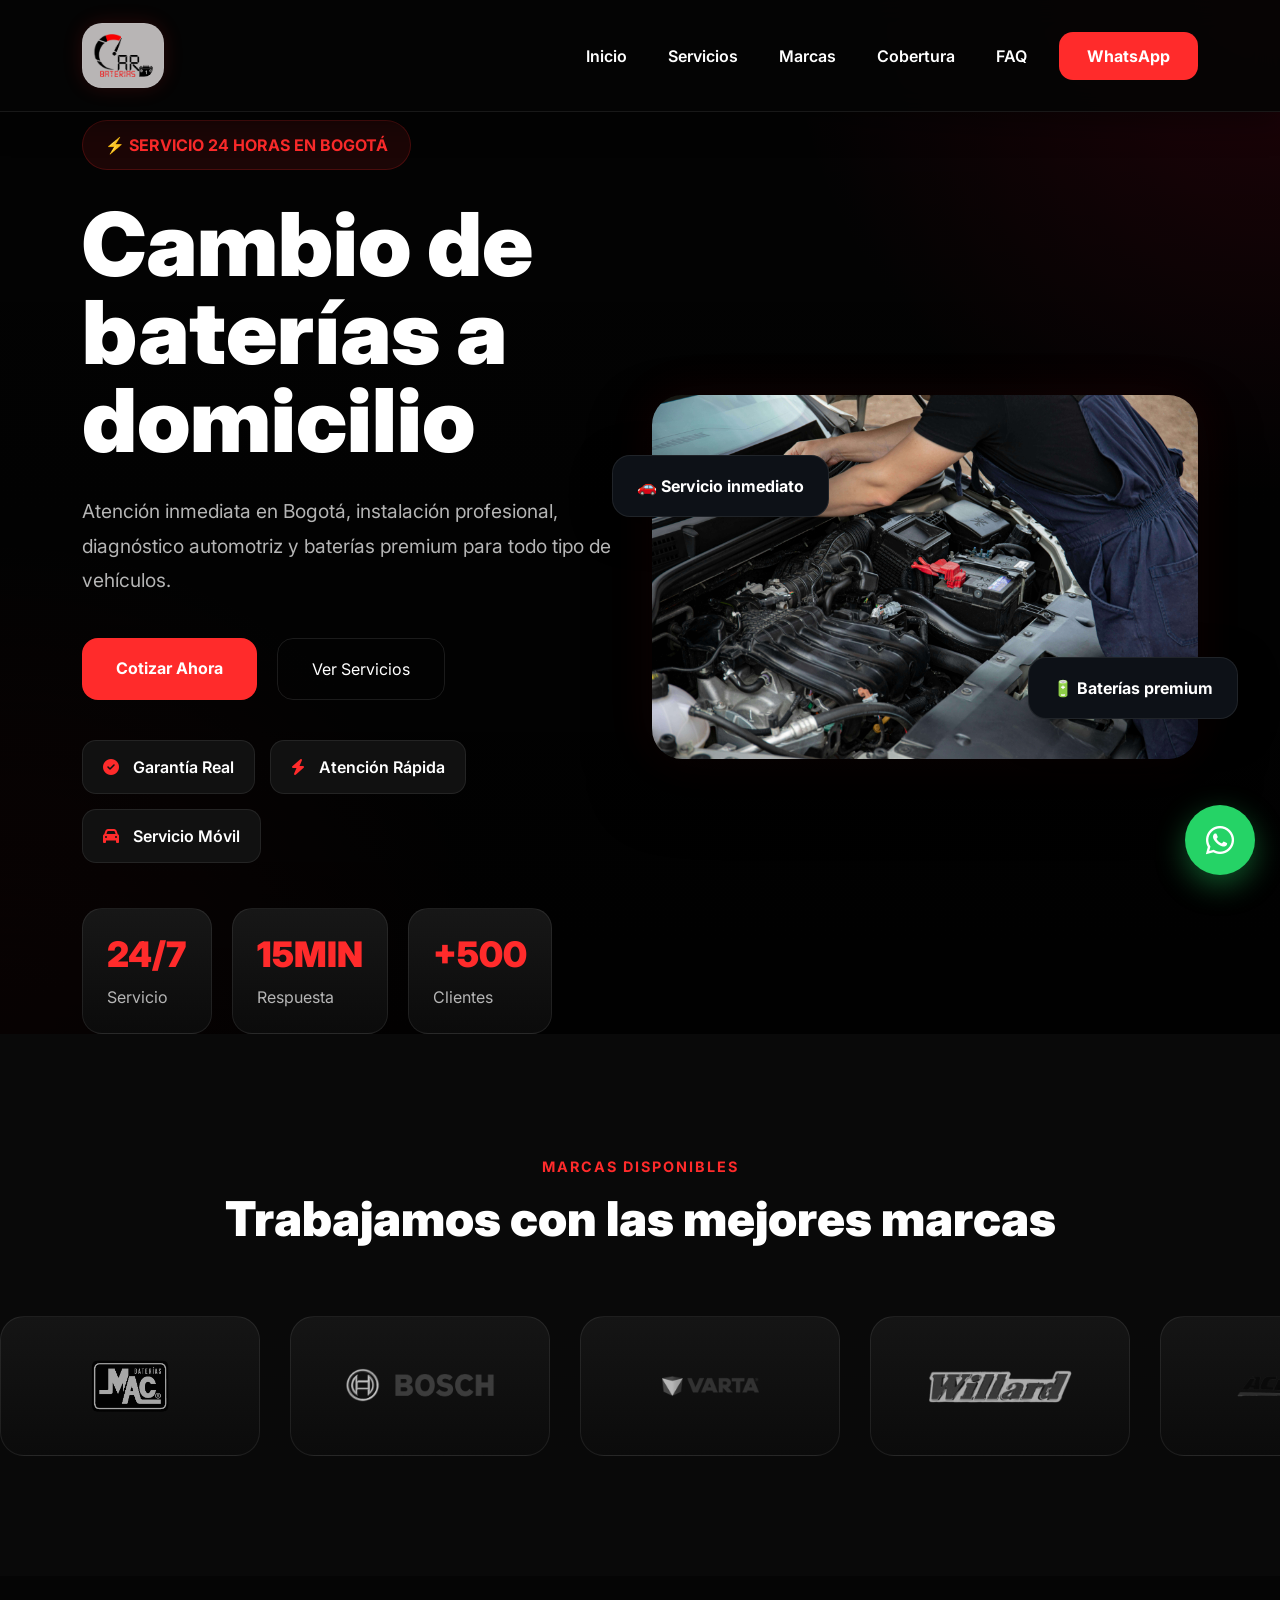
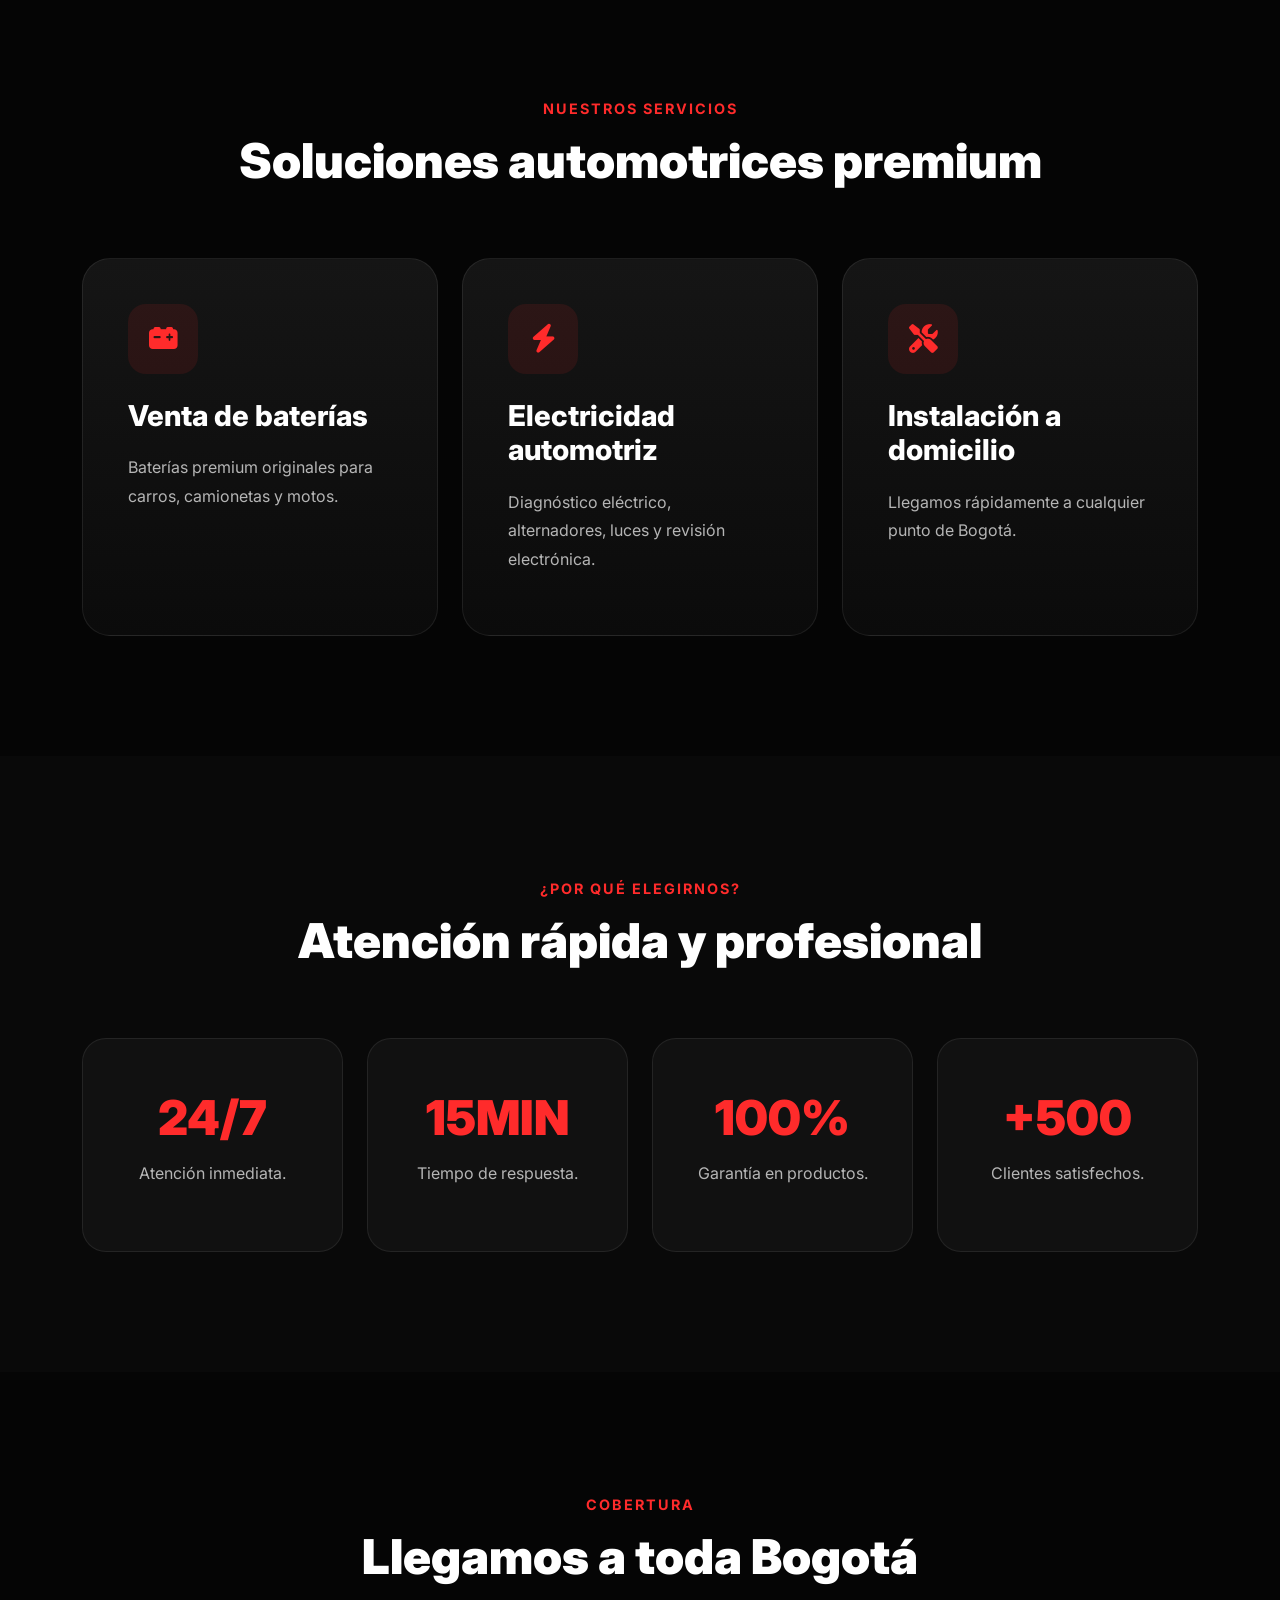
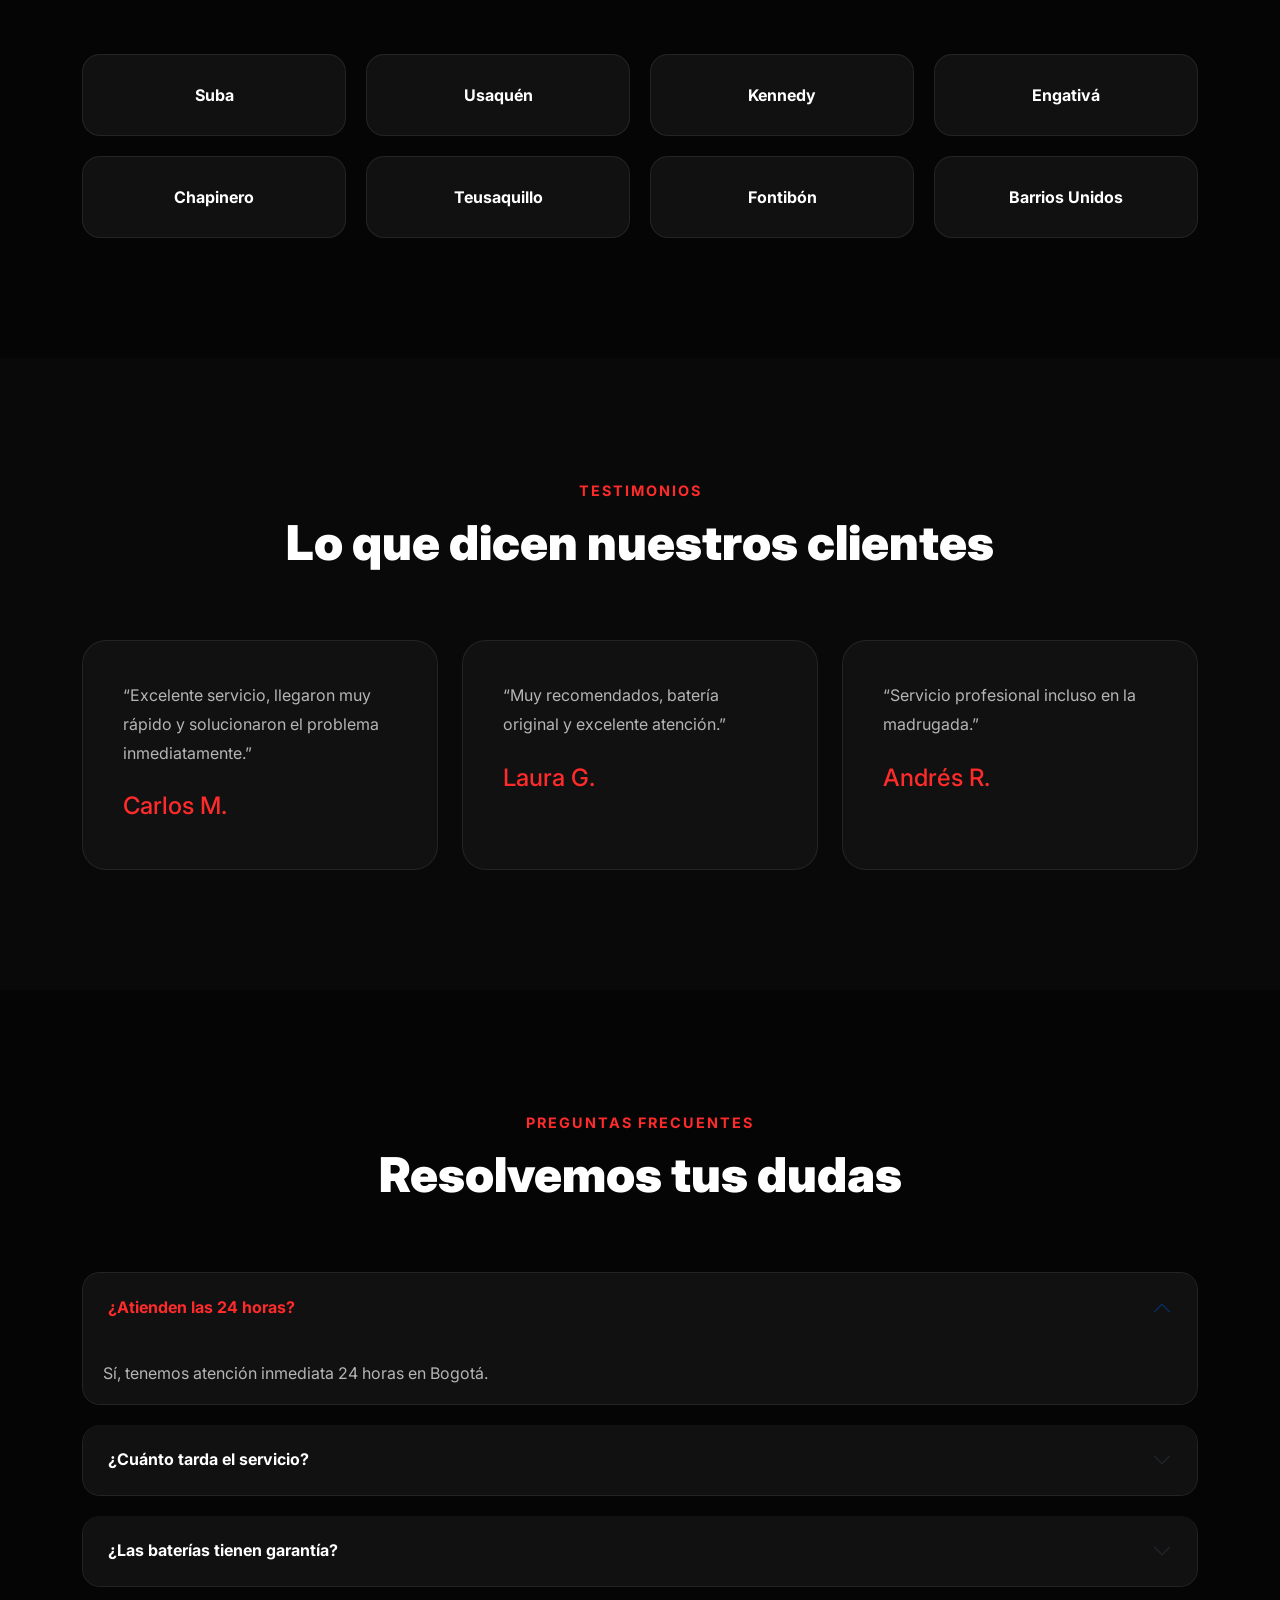
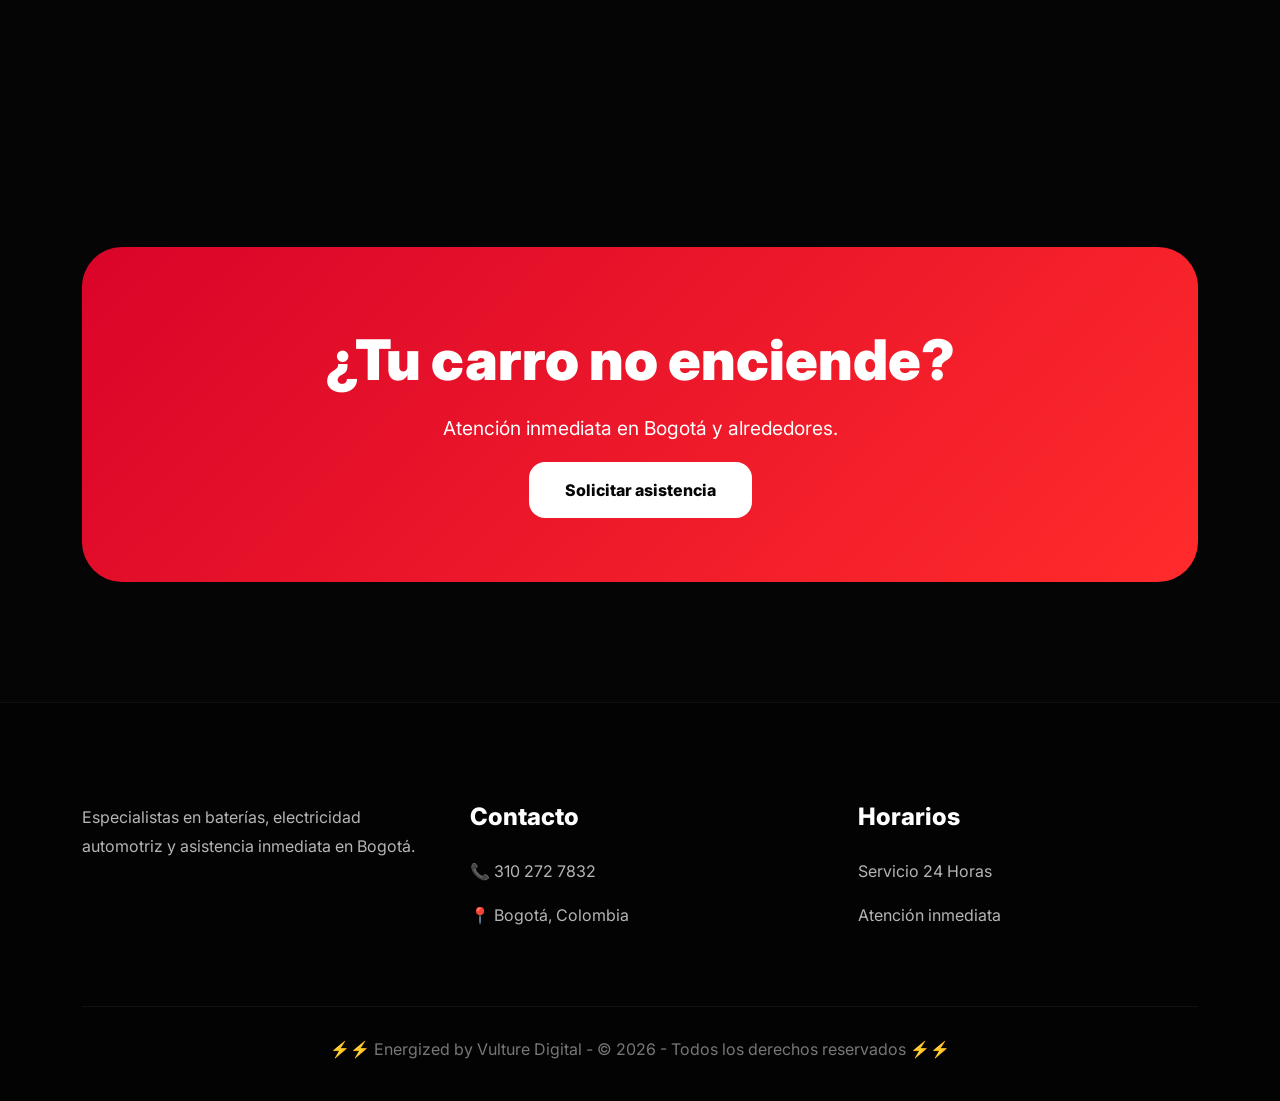
<file: public/index.html>
<!DOCTYPE html>
<html lang="es">

<head>

    <!-- ========================= -->
    <!-- META -->
    <!-- ========================= -->

    <meta charset="UTF-8">

    <meta name="viewport"
        content="width=device-width, initial-scale=1.0">

    <!-- ========================= -->
    <!-- SEO -->
    <!-- ========================= -->

    <title>
        Baterías para Carro en Bogotá | Servicio 24 Horas
    </title>

    <meta name="description"
        content="Venta e instalación de baterías para carro en Bogotá. Servicio 24 horas a domicilio, electricidad automotriz y asistencia inmediata.">

    <meta name="keywords"
        content="baterías para carro Bogotá, batería a domicilio, cambio de batería, electricidad automotriz">

    <meta name="robots"
        content="index, follow">

    <!-- ========================= -->
    <!-- GOOGLE FONTS -->
    <!-- ========================= -->

    <link rel="preconnect"
        href="https://fonts.googleapis.com">

    <link rel="preconnect"
        href="https://fonts.gstatic.com"
        crossorigin>

    <link href="https://fonts.googleapis.com/css2?family=Orbitron:wght@500;700;800&family=Inter:wght@300;400;500;600;700;800&display=swap"
        rel="stylesheet">

    <!-- ========================= -->
    <!-- BOOTSTRAP -->
    <!-- ========================= -->

    <link href="https://cdn.jsdelivr.net/npm/bootstrap@5.3.3/dist/css/bootstrap.min.css"
        rel="stylesheet">

    <!-- ========================= -->
    <!-- FONT AWESOME -->
    <!-- ========================= -->

    <link rel="stylesheet"
        href="https://cdnjs.cloudflare.com/ajax/libs/font-awesome/6.5.2/css/all.min.css">

    <!-- ========================= -->
    <!-- CSS -->
    <!-- ========================= -->

    <link rel="stylesheet"
        href="./css/style.css">

</head>

<body>

    <!-- ========================= -->
    <!-- NAVBAR -->
    <!-- ========================= -->

    <header class="header">

        <nav class="navbar navbar-expand-lg">

            <div class="container">

                <!-- LOGO -->

                <a class="navbar-brand"
                    href="#">

                    <img src="./images/logobanner.png"
                        alt="CAR1">

                </a>

                <!-- MOBILE BUTTON -->

                <button class="navbar-toggler"
                    type="button"
                    data-bs-toggle="collapse"
                    data-bs-target="#menu">

                    <span class="navbar-toggler-icon"></span>

                </button>

                <!-- MENU -->

                <div class="collapse navbar-collapse"
                    id="menu">

                    <ul class="navbar-nav ms-auto align-items-lg-center">

                        <li class="nav-item">

                            <a class="nav-link"
                                href="#inicio">

                                Inicio

                            </a>

                        </li>

                        <li class="nav-item">

                            <a class="nav-link"
                                href="#services">

                                Servicios

                            </a>

                        </li>

                        <li class="nav-item">

                            <a class="nav-link"
                                href="#brands">

                                Marcas

                            </a>

                        </li>

                        <li class="nav-item">

                            <a class="nav-link"
                                href="#coverage">

                                Cobertura

                            </a>

                        </li>

                        <li class="nav-item">

                            <a class="nav-link"
                                href="#faq">

                                FAQ

                            </a>

                        </li>

                        <li class="nav-item ms-lg-4">

                            <a href="https://wa.me/573102727832"
                                target="_blank"
                                class="nav-btn">

                                WhatsApp

                            </a>

                        </li>

                    </ul>

                </div>

            </div>

        </nav>

    </header>

    <!-- ========================= -->
    <!-- HERO -->
    <!-- ========================= -->

    <section class="hero"
        id="inicio">

        <div class="hero-overlay"></div>

        <div class="container">

            <div class="row align-items-center min-vh-100">

                <!-- LEFT -->

                <div class="col-lg-6">

                    <div class="hero-content">

                        <span class="hero-badge">

                            ⚡ SERVICIO 24 HORAS EN BOGOTÁ

                        </span>

                        <h1>

                            Cambio de baterías a domicilio

                        </h1>

                        <p>

                            Atención inmediata en Bogotá,
                            instalación profesional, diagnóstico
                            automotriz y baterías premium para
                            todo tipo de vehículos.

                        </p>

                        <!-- BUTTONS -->

                        <div class="hero-buttons">

                            <a href="https://wa.me/573102727832"
                                target="_blank"
                                class="btn-primary-custom">

                                Cotizar Ahora

                            </a>

                            <a href="#services"
                                class="btn-secondary-custom">

                                Ver Servicios

                            </a>

                        </div>

                        <!-- TRUST -->

                        <div class="trust-items">

                            <div class="trust-box">

                                <i class="fa-solid fa-circle-check"></i>

                                Garantía Real

                            </div>

                            <div class="trust-box">

                                <i class="fa-solid fa-bolt"></i>

                                Atención Rápida

                            </div>

                            <div class="trust-box">

                                <i class="fa-solid fa-car"></i>

                                Servicio Móvil

                            </div>

                        </div>

                        <!-- STATS -->

                        <div class="hero-stats">

                            <div class="stat-box">

                                <h3>24/7</h3>

                                <span>Servicio</span>

                            </div>

                            <div class="stat-box">

                                <h3>15MIN</h3>

                                <span>Respuesta</span>

                            </div>

                            <div class="stat-box">

                                <h3>+500</h3>

                                <span>Clientes</span>

                            </div>

                        </div>

                    </div>

                </div>

                <!-- RIGHT -->

                <div class="col-lg-6">

                    <div class="hero-image-wrapper">

                        <img src="./images/banner.jpg"
                            alt="Baterías para carro Bogotá"
                            class="img-fluid hero-image">

                        <!-- FLOATING CARDS -->

                        <div class="floating-card card-1">

                            🚗 Servicio inmediato

                        </div>

                        <div class="floating-card card-2">

                            🔋 Baterías premium

                        </div>

                    </div>

                </div>

            </div>

        </div>

    </section>

    <!-- ========================= -->
    <!-- BRANDS -->
    <!-- ========================= -->

    <section class="brands"
        id="brands">

        <div class="container">

            <div class="section-title">

                <span>

                    MARCAS DISPONIBLES

                </span>

                <h2>

                    Trabajamos con las mejores marcas

                </h2>

            </div>

        </div>

        <!-- SLIDER -->

        <div class="brands-slider">

            <div class="brands-track">

                <!-- ITEM -->

                <div class="brand-item">

                    <img src="./images/brands/mac.png"
                        alt="MAC">

                </div>

                <div class="brand-item">

                    <img src="./images/brands/bosch.png"
                        alt="Bosch">

                </div>

                <div class="brand-item">

                    <img src="./images/brands/varta.png"
                        alt="Varta">

                </div>

                <div class="brand-item">

                    <img src="./images/brands/willard.png"
                        alt="Willard">

                </div>

                <div class="brand-item">

                    <img src="./images/brands/acdelco.png"
                        alt="ACDelco">

                </div>

                <!-- DUPLICADOS -->

                <div class="brand-item">

                    <img src="./images/brands/mac.png"
                        alt="MAC">

                </div>

                <div class="brand-item">

                    <img src="./images/brands/bosch.png"
                        alt="Bosch">

                </div>

                <div class="brand-item">

                    <img src="./images/brands/varta.png"
                        alt="Varta">

                </div>

                <div class="brand-item">

                    <img src="./images/brands/willard.png"
                        alt="Willard">

                </div>

                <div class="brand-item">

                    <img src="./images/brands/acdelco.png"
                        alt="ACDelco">

                </div>

            </div>

        </div>

    </section>

    <!-- ========================= -->
    <!-- SERVICES -->
    <!-- ========================= -->

    <section class="services"
        id="services">

        <div class="container">

            <div class="section-title">

                <span>

                    NUESTROS SERVICIOS

                </span>

                <h2>

                    Soluciones automotrices premium

                </h2>

            </div>

            <div class="row g-4">

                <!-- CARD -->

                <div class="col-lg-4">

                    <div class="service-card">

                        <div class="service-icon">

                            <i class="fa-solid fa-car-battery"></i>

                        </div>

                        <h3>

                            Venta de baterías

                        </h3>

                        <p>

                            Baterías premium originales
                            para carros, camionetas y motos.

                        </p>

                    </div>

                </div>

                <!-- CARD -->

                <div class="col-lg-4">

                    <div class="service-card">

                        <div class="service-icon">

                            <i class="fa-solid fa-bolt"></i>

                        </div>

                        <h3>

                            Electricidad automotriz

                        </h3>

                        <p>

                            Diagnóstico eléctrico, alternadores,
                            luces y revisión electrónica.

                        </p>

                    </div>

                </div>

                <!-- CARD -->

                <div class="col-lg-4">

                    <div class="service-card">

                        <div class="service-icon">

                            <i class="fa-solid fa-screwdriver-wrench"></i>

                        </div>

                        <h3>

                            Instalación a domicilio

                        </h3>

                        <p>

                            Llegamos rápidamente
                            a cualquier punto de Bogotá.

                        </p>

                    </div>

                </div>

            </div>

        </div>

    </section>

    <!-- ========================= -->
    <!-- BENEFITS -->
    <!-- ========================= -->

    <section class="benefits">

        <div class="container">

            <div class="section-title">

                <span>

                    ¿POR QUÉ ELEGIRNOS?

                </span>

                <h2>

                    Atención rápida y profesional

                </h2>

            </div>

            <div class="row g-4">

                <div class="col-lg-3">

                    <div class="benefit-card">

                        <h3>24/7</h3>

                        <p>
                            Atención inmediata.
                        </p>

                    </div>

                </div>

                <div class="col-lg-3">

                    <div class="benefit-card">

                        <h3>15MIN</h3>

                        <p>
                            Tiempo de respuesta.
                        </p>

                    </div>

                </div>

                <div class="col-lg-3">

                    <div class="benefit-card">

                        <h3>100%</h3>

                        <p>
                            Garantía en productos.
                        </p>

                    </div>

                </div>

                <div class="col-lg-3">

                    <div class="benefit-card">

                        <h3>+500</h3>

                        <p>
                            Clientes satisfechos.
                        </p>

                    </div>

                </div>

            </div>

        </div>

    </section>

    <!-- ========================= -->
    <!-- COVERAGE -->
    <!-- ========================= -->

    <section class="coverage"
        id="coverage">

        <div class="container">

            <div class="section-title">

                <span>

                    COBERTURA

                </span>

                <h2>

                    Llegamos a toda Bogotá

                </h2>

            </div>

            <div class="coverage-grid">

                <div class="coverage-item">Suba</div>
                <div class="coverage-item">Usaquén</div>
                <div class="coverage-item">Kennedy</div>
                <div class="coverage-item">Engativá</div>
                <div class="coverage-item">Chapinero</div>
                <div class="coverage-item">Teusaquillo</div>
                <div class="coverage-item">Fontibón</div>
                <div class="coverage-item">Barrios Unidos</div>

            </div>

        </div>

    </section>

    <!-- ========================= -->
    <!-- TESTIMONIALS -->
    <!-- ========================= -->

    <section class="testimonials">

        <div class="container">

            <div class="section-title">

                <span>

                    TESTIMONIOS

                </span>

                <h2>

                    Lo que dicen nuestros clientes

                </h2>

            </div>

            <div class="row g-4">

                <div class="col-lg-4">

                    <div class="testimonial-card">

                        <p>

                            “Excelente servicio,
                            llegaron muy rápido y solucionaron
                            el problema inmediatamente.”

                        </p>

                        <h4>

                            Carlos M.

                        </h4>

                    </div>

                </div>

                <div class="col-lg-4">

                    <div class="testimonial-card">

                        <p>

                            “Muy recomendados,
                            batería original y excelente atención.”

                        </p>

                        <h4>

                            Laura G.

                        </h4>

                    </div>

                </div>

                <div class="col-lg-4">

                    <div class="testimonial-card">

                        <p>

                            “Servicio profesional incluso
                            en la madrugada.”

                        </p>

                        <h4>

                            Andrés R.

                        </h4>

                    </div>

                </div>

            </div>

        </div>

    </section>

    <!-- ========================= -->
    <!-- FAQ -->
    <!-- ========================= -->

    <section class="faq"
        id="faq">

        <div class="container">

            <div class="section-title">

                <span>

                    PREGUNTAS FRECUENTES

                </span>

                <h2>

                    Resolvemos tus dudas

                </h2>

            </div>

            <div class="accordion"
                id="faqAccordion">

                <!-- ITEM -->

                <div class="accordion-item">

                    <h2 class="accordion-header">

                        <button class="accordion-button"
                            type="button"
                            data-bs-toggle="collapse"
                            data-bs-target="#faq1">

                            ¿Atienden las 24 horas?

                        </button>

                    </h2>

                    <div id="faq1"
                        class="accordion-collapse collapse show">

                        <div class="accordion-body">

                            Sí, tenemos atención inmediata
                            24 horas en Bogotá.

                        </div>

                    </div>

                </div>

                <!-- ITEM -->

                <div class="accordion-item">

                    <h2 class="accordion-header">

                        <button class="accordion-button collapsed"
                            type="button"
                            data-bs-toggle="collapse"
                            data-bs-target="#faq2">

                            ¿Cuánto tarda el servicio?

                        </button>

                    </h2>

                    <div id="faq2"
                        class="accordion-collapse collapse">

                        <div class="accordion-body">

                            El tiempo promedio es de
                            15 a 30 minutos.

                        </div>

                    </div>

                </div>

                <!-- ITEM -->

                <div class="accordion-item">

                    <h2 class="accordion-header">

                        <button class="accordion-button collapsed"
                            type="button"
                            data-bs-toggle="collapse"
                            data-bs-target="#faq3">

                            ¿Las baterías tienen garantía?

                        </button>

                    </h2>

                    <div id="faq3"
                        class="accordion-collapse collapse">

                        <div class="accordion-body">

                            Sí, trabajamos únicamente
                            con baterías originales garantizadas.

                        </div>

                    </div>

                </div>

            </div>

        </div>

    </section>

    <!-- ========================= -->
    <!-- CTA -->
    <!-- ========================= -->

    <section class="contact-cta">

        <div class="container">

            <div class="cta-box">

                <h2>

                    ¿Tu carro no enciende?

                </h2>

                <p>

                    Atención inmediata en Bogotá y alrededores.

                </p>

                <a href="https://wa.me/573102727832"
                    target="_blank">

                    Solicitar asistencia

                </a>

            </div>

        </div>

    </section>

    <!-- ========================= -->
    <!-- FOOTER -->
    <!-- ========================= -->

    <footer class="footer">

        <div class="container">

            <div class="row g-5">

                <div class="col-lg-4">

      
                

                    <p>

                        Especialistas en baterías,
                        electricidad automotriz y
                        asistencia inmediata en Bogotá.

                    </p>

                </div>

                <div class="col-lg-4">

                    <h4>

                        Contacto

                    </h4>

                    <p>

                        📞 310 272 7832

                    </p>

                    <p>

                        📍 Bogotá, Colombia

                    </p>

                </div>

                <div class="col-lg-4">

                    <h4>

                        Horarios

                    </h4>

                    <p>

                        Servicio 24 Horas

                    </p>

                    <p>

                        Atención inmediata

                    </p>

                </div>

            </div>

            <!-- COPYRIGHT -->

            <div class="footer-bottom">

                 ⚡⚡ Energized by Vulture Digital - © 2026 - Todos los derechos reservados ⚡⚡

            </div>

        </div>

    </footer>

    <!-- ========================= -->
    <!-- WHATSAPP -->
    <!-- ========================= -->

    <a href="https://wa.me/573102727832"
        class="whatsapp"
        target="_blank">

        <i class="fa-brands fa-whatsapp"></i>

    </a>

    <!-- ========================= -->
    <!-- JS -->
    <!-- ========================= -->

    <script src="https://cdn.jsdelivr.net/npm/bootstrap@5.3.3/dist/js/bootstrap.bundle.min.js"></script>

    <script src="./js/app.js"></script>

</body>

</html>
</file>
<file: public/css/style.css>
/* ========================= */
/* RESET */
/* ========================= */

*{
    margin:0;
    padding:0;
    box-sizing:border-box;
}

html{
    scroll-behavior:smooth;
}

body{
    font-family:'Inter',sans-serif;
    background:#050505;
    color:#FFFFFF;
    overflow-x:hidden;
}

/* ========================= */
/* VARIABLES */
/* ========================= */

:root{

    --primary:#FF2B2B;

    --primary-dark:#D90429;

    --background:#050505;

    --card:#111111;

    --card-light:#1A1A1A;

    --text:#FFFFFF;

    --text-secondary:#B5B5B5;

    --border:rgba(255,255,255,.08);
}

/* ========================= */
/* GLOBAL */
/* ========================= */

section{
    position:relative;
}

.container{
    position:relative;
    z-index:2;
}

.section-title{
    text-align:center;
    margin-bottom:70px;
}

.section-title span{

    color:var(--primary);

    font-weight:700;

    letter-spacing:2px;

    font-size:.9rem;
}

.section-title h2{

    font-size:3rem;

    font-weight:900;

    margin-top:15px;

    line-height:1.1;
}

/* ========================= */
/* NAVBAR */
/* ========================= */

.header{

    position:fixed;

    width:100%;

    top:0;

    z-index:999;

    background:rgba(5,5,5,.9);

    backdrop-filter:blur(14px);

    border-bottom:1px solid var(--border);
}

.navbar{
    padding:18px 0;
}

/* LOGO */

.navbar-brand{

    display:flex;

    align-items:center;

    justify-content:center;
}

.navbar-brand img{



    height:65px;

    width:auto;

    object-fit:contain;

    padding:10px;

    border-radius:20px;

    background:rgba(229, 226, 226, 0.805);

    border:1px solid rgba(255,255,255,.06);

    backdrop-filter:blur(10px);

    box-shadow:
    0 0 20px rgba(255,43,43,.15);

    transition:.3s;
}

.header{

    box-shadow:
    0 10px 30px rgba(0,0,0,.4);
}

.navbar-brand img:hover{

    transform:scale(1.05);

    box-shadow:
    0 0 35px rgba(255,43,43,.35);
}

.nav-link{

    color:white !important;

    margin-left:25px;

    font-weight:600;

    transition:.3s;
}

.nav-link:hover{
    color:var(--primary) !important;
}

/* BUTTON */

.nav-btn{

    background:var(--primary);

    color:white;

    text-decoration:none;

    padding:14px 28px;

    border-radius:14px;

    font-weight:700;

    transition:.3s;
}

.nav-btn:hover{

    background:var(--primary-dark);

    transform:translateY(-3px);

    color:white;
}

/* ========================= */
/* HERO */
/* ========================= */

.hero{

    min-height:100vh;

    display:flex;

    align-items:center;

    overflow:hidden;

    background:
    radial-gradient(circle at top right,#D9042930,transparent 30%),
    radial-gradient(circle at bottom left,#FF2B2B20,transparent 30%),
    #05050592;

    padding-top:120px;
}

/* OVERLAY */

.hero-overlay{

    position:absolute;

    inset:0;

    background:
    linear-gradient(
        to bottom,
        rgba(0,0,0,.2),
        rgba(0,0,0,.8)
    );
}

/* CONTENT */

.hero-content{
    position:relative;
    z-index:2;
}

.hero-badge{

    display:inline-block;

    padding:12px 22px;

    border-radius:999px;

    background:rgba(255,43,43,.1);

    border:1px solid rgba(255,43,43,.2);

    color:var(--primary);

    margin-bottom:30px;

    font-weight:700;
}

.hero-content h1{

    font-size:5.5rem;

    line-height:1;

    font-weight:900;

    margin-bottom:30px;
}

.hero-content p{

    color:var(--text-secondary);

    font-size:1.2rem;

    line-height:1.8;

    margin-bottom:40px;

    max-width:600px;
}

/* BUTTONS */

.hero-buttons{

    display:flex;

    gap:20px;

    margin-bottom:40px;
}

.btn-primary-custom{

    background:var(--primary);

    color:white;

    padding:18px 34px;

    border-radius:16px;

    text-decoration:none;

    font-weight:700;

    transition:.3s;
}

.btn-primary-custom:hover{

    transform:translateY(-5px);

    color:white;

    box-shadow:0 0 40px rgba(255,43,43,.4);
}

.btn-secondary-custom{

    border:1px solid rgba(255,255,255,.1);

    padding:18px 34px;

    border-radius:16px;

    text-decoration:none;

    color:white;

    transition:.3s;
}

.btn-secondary-custom:hover{

    border-color:var(--primary);

    color:white;
}

/* TRUST */

.trust-items{

    display:flex;

    flex-wrap:wrap;

    gap:15px;

    margin-bottom:45px;
}

.trust-box{

    background:#111111;

    padding:14px 20px;

    border-radius:14px;

    border:1px solid var(--border);

    font-weight:600;
}

.trust-box i{

    color:var(--primary);

    margin-right:10px;
}

/* STATS */

.hero-stats{

    display:flex;

    gap:20px;
}

.stat-box{

    background:linear-gradient(
        180deg,
        #171717,
        #0B0B0B
    );

    padding:24px;

    border-radius:20px;

    min-width:130px;

    border:1px solid var(--border);

    transition:.3s;
}

.stat-box:hover{

    transform:translateY(-8px);

    border-color:var(--primary);
}

.stat-box h3{

    color:var(--primary);

    font-size:2.2rem;

    margin-bottom:10px;

    font-weight:900;
}

.stat-box span{

    color:var(--text-secondary);
}

/* HERO IMAGE */

.hero-image-wrapper{

    position:relative;
}

.hero-image{

    width:100%;

    border-radius:30px;

    animation:float 4s ease-in-out infinite;

    box-shadow:
    0 30px 60px rgba(0,0,0,.5),
    0 0 50px rgba(255,43,43,.08);
}

/* FLOATING CARDS */

.floating-card{

    position:absolute;

    background:#0D1117;

    border:1px solid rgba(255,255,255,.08);

    padding:18px 24px;

    border-radius:18px;

    font-weight:700;

    backdrop-filter:blur(10px);

    box-shadow:0 10px 40px rgba(0,0,0,.4);
}

.card-1{

    top:60px;

    left:-40px;
}

.card-2{

    bottom:40px;

    right:-40px;
}

/* FLOAT */

@keyframes float{

    0%{
        transform:translateY(0);
    }

    50%{
        transform:translateY(-18px);
    }

    100%{
        transform:translateY(0);
    }
}

/* ========================= */
/* BRANDS */
/* ========================= */

.brands{

    padding:120px 0;

    overflow:hidden;

    background:#090909;
}

.brands-slider{

    overflow:hidden;

    margin-top:60px;
}

.brands-track{

    display:flex;

    width:calc(300px * 10);

    animation:scrollBrands 28s linear infinite;
}

.brand-item{

    width:260px;

    height:140px;

    margin-right:30px;

    background:linear-gradient(
        180deg,
        #151515,
        #0B0B0B
    );

    border-radius:24px;

    display:flex;

    align-items:center;

    justify-content:center;

    border:1px solid var(--border);

    transition:.4s;
}

.brand-item:hover{

    transform:translateY(-10px);

    border-color:var(--primary);

    box-shadow:0 0 30px rgba(255,43,43,.2);
}

.brand-item img{

    max-width:150px;

    max-height:70px;

    object-fit:contain;

    filter:grayscale(100%);

    opacity:.8;

    transition:.4s;
}

.brand-item:hover img{

    filter:none;

    opacity:1;
}

@keyframes scrollBrands{

    0%{
        transform:translateX(0);
    }

    100%{
        transform:translateX(calc(-300px * 5));
    }
}

/* ========================= */
/* SERVICES */
/* ========================= */

.services{

    padding:120px 0;
}

.service-card{

    background:linear-gradient(
        180deg,
        #151515,
        #0B0B0B
    );

    padding:45px;

    border-radius:28px;

    height:100%;

    border:1px solid var(--border);

    transition:.4s;
}

.service-card:hover{

    transform:translateY(-10px);

    border-color:var(--primary);

    box-shadow:0 20px 40px rgba(0,0,0,.4);
}

/* ICON */

.service-icon{

    width:70px;

    height:70px;

    border-radius:18px;

    background:rgba(255,43,43,.1);

    display:flex;

    align-items:center;

    justify-content:center;

    margin-bottom:25px;
}

.service-icon i{

    font-size:1.8rem;

    color:var(--primary);
}

.service-card h3{

    font-size:1.8rem;

    margin-bottom:20px;

    font-weight:800;
}

.service-card p{

    color:var(--text-secondary);

    line-height:1.8;
}

/* ========================= */
/* BENEFITS */
/* ========================= */

.benefits{

    padding:120px 0;

    background:#090909;
}

.benefit-card{

    background:#111111;

    border-radius:24px;

    padding:50px 30px;

    text-align:center;

    border:1px solid var(--border);

    transition:.3s;
}

.benefit-card:hover{

    transform:translateY(-10px);

    border-color:var(--primary);
}

.benefit-card h3{

    font-size:3rem;

    color:var(--primary);

    margin-bottom:15px;

    font-weight:900;
}

.benefit-card p{

    color:var(--text-secondary);
}

/* ========================= */
/* COVERAGE */
/* ========================= */

.coverage{

    padding:120px 0;
}

.coverage-grid{

    display:grid;

    grid-template-columns:repeat(4,1fr);

    gap:20px;
}

.coverage-item{

    background:#111111;

    padding:28px;

    text-align:center;

    border-radius:18px;

    font-weight:700;

    border:1px solid var(--border);

    transition:.3s;
}

.coverage-item:hover{

    background:var(--primary);

    color:white;

    transform:translateY(-6px);
}

/* ========================= */
/* TESTIMONIALS */
/* ========================= */

.testimonials{

    padding:120px 0;

    background:#090909;
}

.testimonial-card{

    background:#111111;

    border-radius:24px;

    padding:40px;

    border:1px solid var(--border);

    height:100%;
}

.testimonial-card p{

    color:var(--text-secondary);

    line-height:1.8;

    margin-bottom:25px;
}

.testimonial-card h4{

    color:var(--primary);
}

/* ========================= */
/* FAQ */
/* ========================= */

.faq{

    padding:120px 0;
}

.accordion-item{

    background:#111111;

    border:1px solid var(--border);

    margin-bottom:20px;

    border-radius:18px !important;

    overflow:hidden;
}

.accordion-button{

    background:#111111 !important;

    color:white !important;

    padding:25px;

    font-weight:700;
}

.accordion-button:not(.collapsed){

    box-shadow:none;

    color:var(--primary) !important;
}

.accordion-body{

    background:#111111;

    color:var(--text-secondary);

    line-height:1.8;
}

/* ========================= */
/* CTA */
/* ========================= */

.contact-cta{

    padding:120px 0;
}

.cta-box{

    background:
    linear-gradient(
        135deg,
        #D90429,
        #FF2B2B
    );

    padding:80px;

    border-radius:40px;

    text-align:center;

    overflow:hidden;

    position:relative;
}

.cta-box h2{

    font-size:3.5rem;

    font-weight:900;

    margin-bottom:20px;
}

.cta-box p{

    font-size:1.2rem;

    margin-bottom:35px;
}

.cta-box a{

    background:white;

    color:#050505;

    text-decoration:none;

    padding:18px 36px;

    border-radius:16px;

    font-weight:800;

    transition:.3s;
}

.cta-box a:hover{

    transform:translateY(-5px);
}

/* ========================= */
/* FOOTER */
/* ========================= */

.footer{

    padding:100px 0 40px;

    background:#030303;

    border-top:1px solid rgba(255,255,255,.05);
}

.footer-logo{

    width:160px;

    margin-bottom:25px;
}

.footer h4{

    margin-bottom:25px;

    font-weight:800;
}

.footer p{

    color:var(--text-secondary);

    line-height:1.8;
}

/* BOTTOM */

.footer-bottom{

    margin-top:60px;

    padding-top:30px;

    border-top:1px solid rgba(255,255,255,.05);

    text-align:center;

    color:#777;
}

/* ========================= */
/* WHATSAPP */
/* ========================= */

.whatsapp{

    position:fixed;

    right:25px;

    bottom:25px;

    width:70px;

    height:70px;

    background:#25D366;

    border-radius:50%;

    display:flex;

    align-items:center;

    justify-content:center;

    color:white;

    font-size:2rem;

    text-decoration:none;

    z-index:999;

    box-shadow:0 10px 30px rgba(37,211,102,.4);

    transition:.3s;
}

.whatsapp:hover{

    transform:scale(1.1);
}

/* ========================= */
/* RESPONSIVE */
/* ========================= */

@media(max-width:991px){

    .hero{

        text-align:center;
    }

    .hero-content h1{

        font-size:3.5rem;
    }

    .hero-buttons,
    .hero-stats,
    .trust-items{

        justify-content:center;

        flex-wrap:wrap;
    }

    .hero-image{

        margin-top:70px;
    }

    .floating-card{

        display:none;
    }

    .coverage-grid{

        grid-template-columns:repeat(2,1fr);
    }

    .section-title h2{

        font-size:2.3rem;
    }

    .cta-box{

        padding:60px 30px;
    }

    .cta-box h2{

        font-size:2.5rem;
    }
}

@media(max-width:576px){

    .hero-content h1{

        font-size:2.7rem;
    }

    .coverage-grid{

        grid-template-columns:1fr;
    }

    .hero-buttons{

        flex-direction:column;
    }

    .btn-primary-custom,
    .btn-secondary-custom{

        width:100%;
    }

    .section-title h2{

        font-size:2rem;
    }
}
</file>
